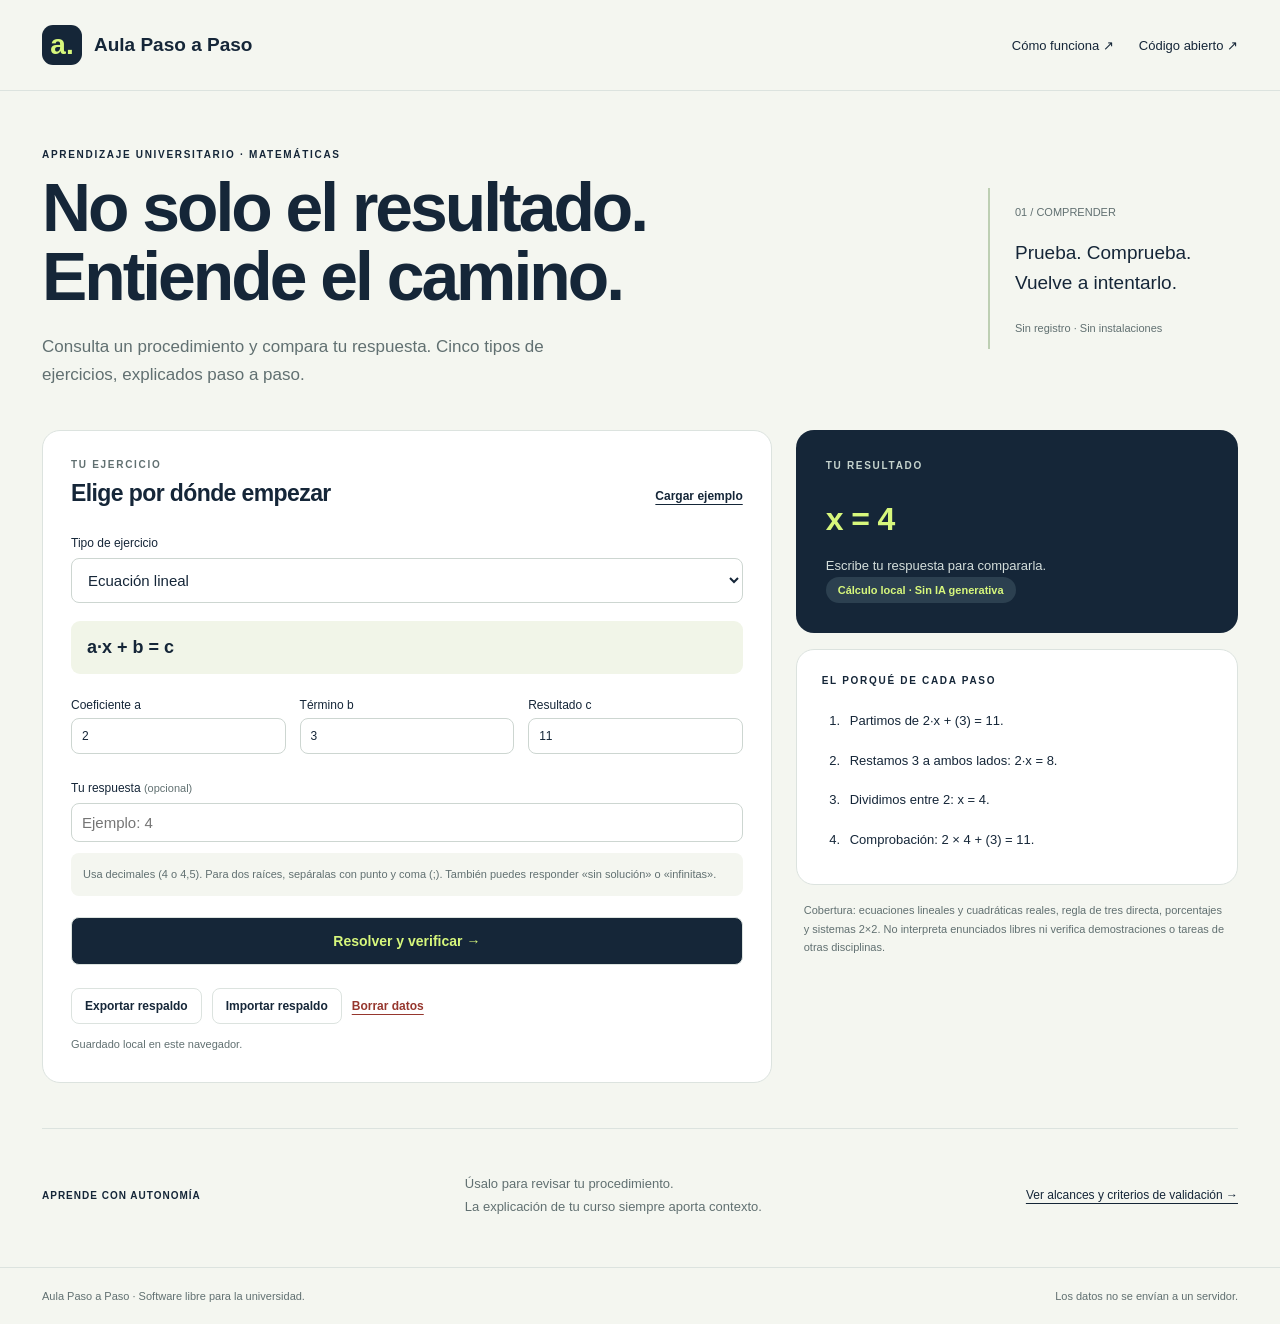
<file: index.html>
<!doctype html><html lang="es"><head><meta charset="utf-8"><meta name="viewport" content="width=device-width,initial-scale=1"><meta name="description" content="Resuelve y verifica ejercicios de matemáticas con un procedimiento paso a paso. Sin registro ni instalaciones."><title>Aula Paso a Paso · Comprende tu resultado</title><link rel="stylesheet" href="style.css"></head><body>
<header class="topbar"><a class="brand" href="./"><span class="brand-icon">a.</span> Aula Paso a Paso</a><nav aria-label="Principal"><a href="ayuda.html">Cómo funciona ↗</a><a href="https://github.com/REKOL08/aula-ejercicios-paso-a-paso">Código abierto ↗</a></nav></header>
<main><section class="intro"><div><p class="eyebrow">APRENDIZAJE UNIVERSITARIO · MATEMÁTICAS</p><h1>No solo el resultado.<br>Entiende el camino.</h1><p class="lede">Consulta un procedimiento y compara tu respuesta. Cinco tipos de ejercicios, explicados paso a paso.</p></div><aside class="intro-note"><span>01 / COMPRENDER</span><p>Prueba. Comprueba.<br>Vuelve a intentarlo.</p><small>Sin registro · Sin instalaciones</small></aside></section>
<div id="message" class="message" role="status" aria-live="polite"></div><div class="workspace"><section class="card editor"><div class="section-head"><div><p class="eyebrow">TU EJERCICIO</p><h2>Elige por dónde empezar</h2></div><button id="example" type="button" class="text-button">Cargar ejemplo</button></div>
<form id="exercise"><label for="type">Tipo de ejercicio</label><select id="type"><option value="linear">Ecuación lineal</option><option value="quadratic">Ecuación cuadrática</option><option value="proportion">Regla de tres directa</option><option value="percent">Porcentaje de una cantidad</option><option value="system">Sistema de dos ecuaciones</option></select><p id="formula" class="formula"></p><div id="fields" class="field-grid"></div><label for="answer">Tu respuesta <span class="muted">(opcional)</span></label><input id="answer" type="text" maxlength="300" autocomplete="off" placeholder="Ejemplo: 4"><p id="answer-help" class="hint">Usa decimales. Para dos resultados, sepáralos con punto y coma.</p><button class="primary" type="submit">Resolver y verificar →</button></form>
<div class="tools"><button id="export" type="button">Exportar respaldo</button><label class="import-button" for="import">Importar respaldo</label><input id="import" type="file" accept="application/json,.json" class="sr-only"><button id="clear" type="button" class="text-button danger">Borrar datos</button></div><p id="save-status" class="muted">Guardado local en este navegador.</p></section>
<aside class="results" aria-label="Solución"><div class="result-main" aria-live="polite"><p class="eyebrow">TU RESULTADO</p><h2 id="result-title" class="solution">x = 4</h2><p id="feedback" class="result-explanation">Consulta el procedimiento y compara tu respuesta.</p><span class="badge">Cálculo local · Sin IA generativa</span></div><section class="card procedure"><p class="eyebrow">EL PORQUÉ DE CADA PASO</p><ol id="steps"></ol></section><p class="result-note">Cobertura: ecuaciones lineales y cuadráticas reales, regla de tres directa, porcentajes y sistemas 2×2. No interpreta enunciados libres ni verifica demostraciones o tareas de otras disciplinas.</p></aside></div>
<section class="bottom-note"><span>APRENDE CON AUTONOMÍA</span><p>Úsalo para revisar tu procedimiento.<br>La explicación de tu curso siempre aporta contexto.</p><a href="ayuda.html">Ver alcances y criterios de validación →</a></section></main><footer>Aula Paso a Paso · Software libre para la universidad.<span>Los datos no se envían a un servidor.</span></footer><script type="module" src="app.mjs"></script></body></html>
</file>
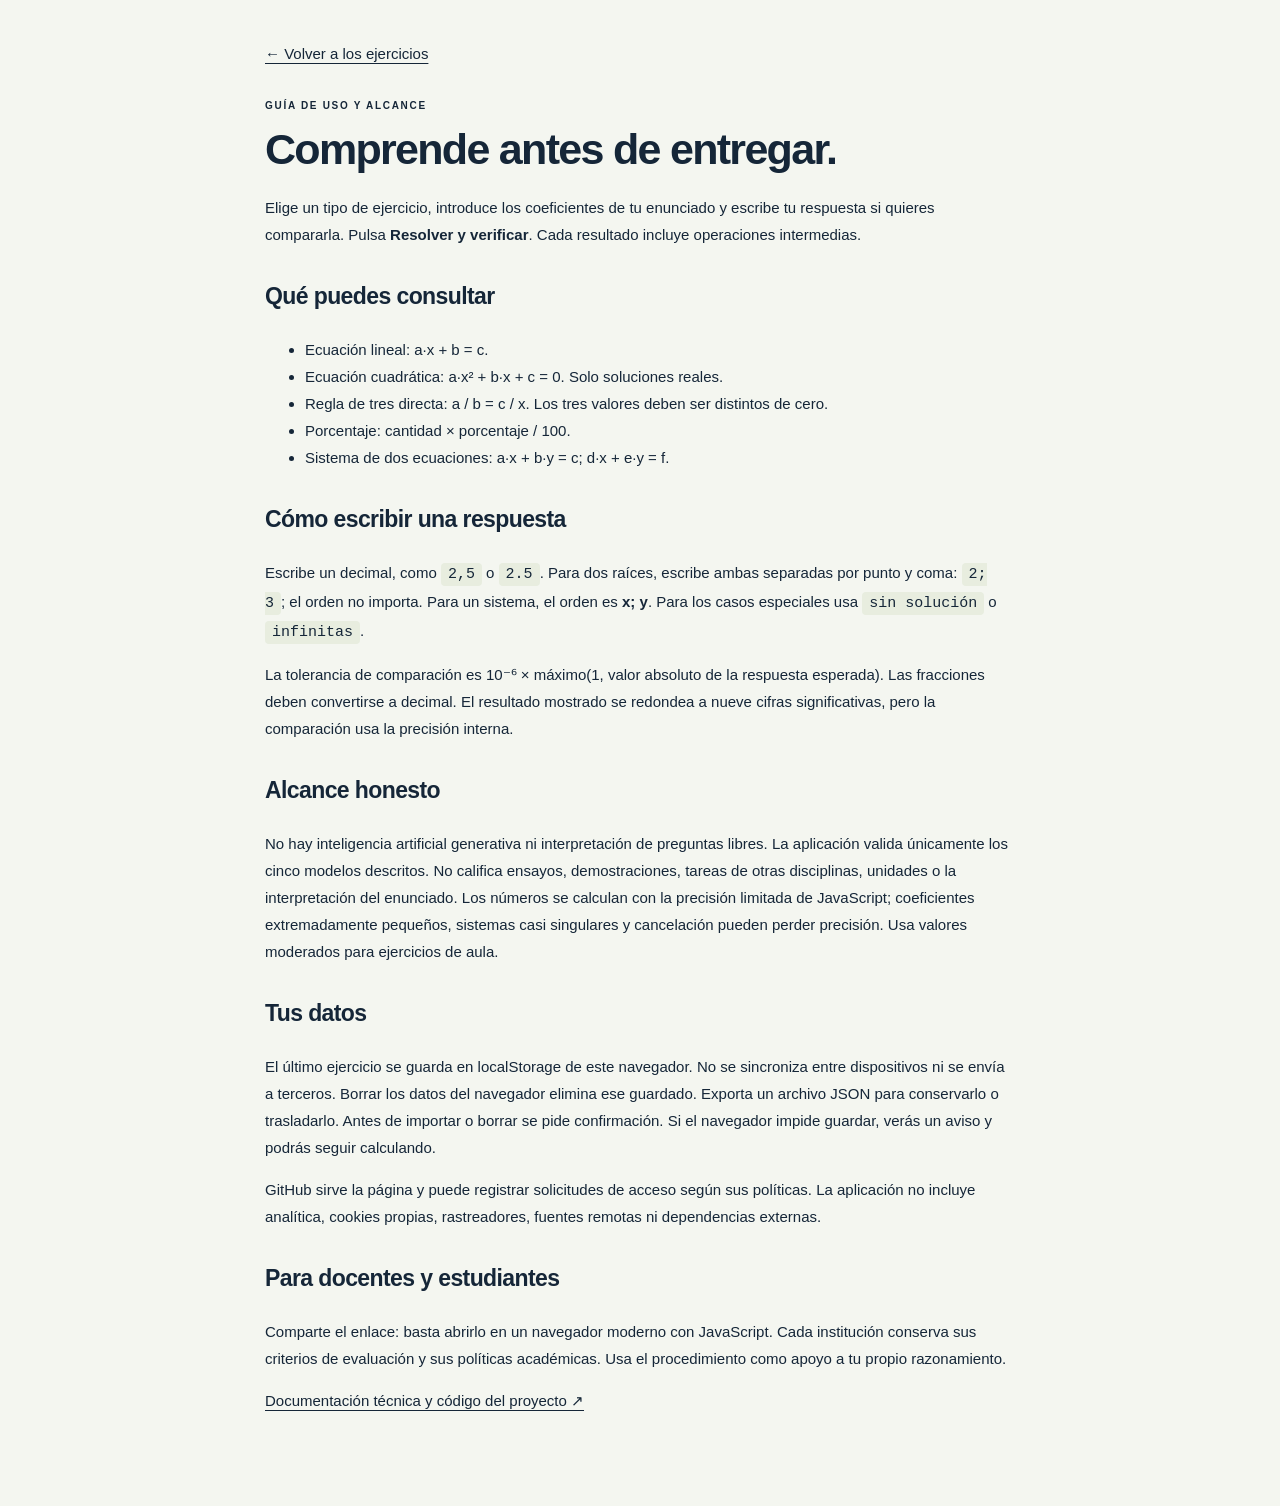
<file: ayuda.html>
<!doctype html><html lang="es"><head><meta charset="utf-8"><meta name="viewport" content="width=device-width,initial-scale=1"><title>Guía · Aula Paso a Paso</title><link rel="stylesheet" href="style.css"></head><body><article class="docs"><a href="./">← Volver a los ejercicios</a><p class="eyebrow" style="margin-top:35px">GUÍA DE USO Y ALCANCE</p><h1>Comprende antes de entregar.</h1><p>Elige un tipo de ejercicio, introduce los coeficientes de tu enunciado y escribe tu respuesta si quieres compararla. Pulsa <strong>Resolver y verificar</strong>. Cada resultado incluye operaciones intermedias.</p><h2>Qué puedes consultar</h2><ul><li>Ecuación lineal: a·x + b = c.</li><li>Ecuación cuadrática: a·x² + b·x + c = 0. Solo soluciones reales.</li><li>Regla de tres directa: a / b = c / x. Los tres valores deben ser distintos de cero.</li><li>Porcentaje: cantidad × porcentaje / 100.</li><li>Sistema de dos ecuaciones: a·x + b·y = c; d·x + e·y = f.</li></ul><h2>Cómo escribir una respuesta</h2><p>Escribe un decimal, como <code>2,5</code> o <code>2.5</code>. Para dos raíces, escribe ambas separadas por punto y coma: <code>2; 3</code>; el orden no importa. Para un sistema, el orden es <strong>x; y</strong>. Para los casos especiales usa <code>sin solución</code> o <code>infinitas</code>.</p><p>La tolerancia de comparación es 10⁻⁶ × máximo(1, valor absoluto de la respuesta esperada). Las fracciones deben convertirse a decimal. El resultado mostrado se redondea a nueve cifras significativas, pero la comparación usa la precisión interna.</p><h2>Alcance honesto</h2><p>No hay inteligencia artificial generativa ni interpretación de preguntas libres. La aplicación valida únicamente los cinco modelos descritos. No califica ensayos, demostraciones, tareas de otras disciplinas, unidades o la interpretación del enunciado. Los números se calculan con la precisión limitada de JavaScript; coeficientes extremadamente pequeños, sistemas casi singulares y cancelación pueden perder precisión. Usa valores moderados para ejercicios de aula.</p><h2>Tus datos</h2><p>El último ejercicio se guarda en localStorage de este navegador. No se sincroniza entre dispositivos ni se envía a terceros. Borrar los datos del navegador elimina ese guardado. Exporta un archivo JSON para conservarlo o trasladarlo. Antes de importar o borrar se pide confirmación. Si el navegador impide guardar, verás un aviso y podrás seguir calculando.</p><p>GitHub sirve la página y puede registrar solicitudes de acceso según sus políticas. La aplicación no incluye analítica, cookies propias, rastreadores, fuentes remotas ni dependencias externas.</p><h2>Para docentes y estudiantes</h2><p>Comparte el enlace: basta abrirlo en un navegador moderno con JavaScript. Cada institución conserva sus criterios de evaluación y sus políticas académicas. Usa el procedimiento como apoyo a tu propio razonamiento.</p><p><a href="https://github.com/REKOL08/aula-ejercicios-paso-a-paso">Documentación técnica y código del proyecto ↗</a></p></article></body></html>
</file>
<file: style.css>
:root{color-scheme:light;--navy:#152638;--lime:#d7f77c;--muted:#617071;--line:#dce3df;--paper:#f4f6f0}*{box-sizing:border-box}body{margin:0;background:var(--paper);color:var(--navy);font-family:Inter,'Segoe UI',Arial,sans-serif;font-size:15px}a{color:inherit;text-underline-offset:4px}.topbar{max-width:1280px;padding:25px 42px;margin:auto;display:flex;align-items:center;justify-content:space-between;border-bottom:1px solid var(--line)}.brand{display:flex;align-items:center;gap:12px;font-size:19px;font-weight:750;text-decoration:none}.brand-icon{display:grid;place-items:center;width:40px;height:40px;border-radius:11px;background:var(--navy);color:var(--lime);font-size:28px}nav{display:flex;gap:25px}nav a{font-size:13px;text-decoration:none}main{max-width:1280px;padding:0 42px;margin:auto}.intro{display:flex;justify-content:space-between;align-items:center;padding:58px 0 42px;gap:35px}.eyebrow{font-size:10px;font-weight:750;letter-spacing:1.7px;margin:0 0 13px}h1{font-size:clamp(40px,5.3vw,68px);line-height:1.02;letter-spacing:-3px;margin:0 0 22px;font-weight:760}.lede{color:var(--muted);font-size:17px;max-width:550px;line-height:1.6;margin:0}.intro-note{border-left:2px solid #bdcfb3;padding:14px 0 14px 25px;min-width:250px}.intro-note span,.intro-note small{font-size:11px;color:var(--muted)}.intro-note p{font-size:19px;line-height:1.6}.workspace{display:grid;grid-template-columns:minmax(0,1.65fr) minmax(280px,1fr);gap:24px;align-items:start}.card{background:white;border:1px solid var(--line);border-radius:18px}.editor{padding:28px}.section-head{display:flex;justify-content:space-between;align-items:center;gap:15px}h2{font-size:23px;letter-spacing:-.6px;margin:0 0 26px}.section-head .eyebrow{color:var(--muted);margin-bottom:10px}.section-head button{font-size:12px;white-space:nowrap}.settings{padding:0;border:0;display:flex;gap:14px;margin:0 0 25px}.settings legend{font-size:12px;color:var(--muted);margin-bottom:10px}.settings label{flex:1;font-size:12px;min-width:0}input{font:inherit;color:inherit;width:100%;border:1px solid #cdd6d1;border-radius:8px;padding:10px;background:#fff;margin-top:6px}input:focus,button:focus-visible,a:focus-visible,.import-button:focus-within{outline:3px solid #5b8736;outline-offset:3px}button,.import-button{font:inherit;cursor:pointer;border:1px solid var(--line);border-radius:8px;padding:10px 13px;background:white;color:var(--navy);font-weight:600;font-size:12px}button:hover,.import-button:hover{background:#edf2e6}.text-button{background:none;border:0;text-decoration:underline;text-underline-offset:4px;padding:9px 0}.danger{color:#96372e}.table-scroll{overflow-x:auto}table{width:100%;border-collapse:collapse}caption{text-align:left;font-size:11px;color:var(--muted);padding:0 0 15px;line-height:1.6}th{text-align:left;font-size:11px;font-weight:600;padding:10px 5px;border-bottom:1px solid var(--line);color:var(--muted)}td{padding:7px 5px}td:first-child{width:50%}td:nth-child(2),td:nth-child(3){width:20%}td input{min-width:65px;font-size:13px}td:first-child input{min-width:100px}.remove{font-size:19px;border:0;padding:6px;color:#687471}.add-button{width:100%;border-style:dashed;padding:13px;margin:14px 0 0;color:#3f5c36}.muted,.hint{font-size:11px;line-height:1.7;color:var(--muted)}.hint{background:#f4f6f0;padding:12px;border-radius:8px}.tools{display:flex;align-items:center;gap:10px;flex-wrap:wrap;margin-top:23px}#save-status{margin-bottom:0}.results{display:flex;flex-direction:column;gap:16px}.result-main{padding:30px;background:var(--navy);color:white;border-radius:18px}.result-main .eyebrow{color:#c5d3cd}.big-number{font-size:75px;line-height:1.12;font-weight:730;letter-spacing:-4px;color:var(--lime);margin-top:24px}#needed-text{color:#c5d3cd;font-size:13px;margin:10px 0 23px}.badge{background:#2c4050;color:var(--lime);padding:7px 12px;border-radius:50px;font-size:11px;font-weight:600;display:inline-block}.result-explanation{font-size:13px;color:#d4dedb;line-height:1.7;margin-bottom:0}.result-detail{padding:10px 24px}.result-detail div{display:flex;justify-content:space-between;gap:20px;padding:15px 0;border-bottom:1px solid #edf0ec;font-size:12px}.result-detail div:last-child{border:0}.result-detail span{color:var(--muted)}.result-detail strong{white-space:nowrap}.result-note{font-size:11px;line-height:1.7;color:var(--muted);margin:0 8px}.bottom-note{margin:45px 0 35px;border-top:1px solid var(--line);padding-top:30px;display:flex;gap:30px;justify-content:space-between;align-items:center}.bottom-note span{font-size:10px;letter-spacing:1px;font-weight:700}.bottom-note p{font-size:13px;color:var(--muted);line-height:1.8}.bottom-note a{font-size:12px}footer{max-width:1280px;margin:auto;padding:22px 42px;border-top:1px solid var(--line);font-size:11px;color:var(--muted);display:flex;justify-content:space-between;gap:20px}.message:empty{display:none}.message{margin-bottom:20px;background:#fff1d8;border:1px solid #e5ba6c;padding:14px;border-radius:10px;line-height:1.6;font-size:13px}.sr-only{position:absolute;width:1px;height:1px;padding:0;margin:-1px;overflow:hidden;clip:rect(0,0,0,0);white-space:nowrap;border:0}.docs{max-width:800px;padding:45px 25px 80px;margin:auto}.docs h1{font-size:43px;letter-spacing:-1.7px}.docs h2{margin-top:35px}.docs p,.docs li{line-height:1.8}.docs code{background:#e8eddf;padding:3px 7px;border-radius:4px}@media(max-width:850px){.topbar,main,footer{padding-left:22px;padding-right:22px}.intro{padding-top:35px}.intro-note{display:none}.workspace{grid-template-columns:1fr}.results{display:grid;grid-template-columns:1fr 1fr;align-items:start}.result-note{grid-column:1/-1}.bottom-note{display:block}.editor{padding:22px}}@media(max-width:540px){nav{gap:12px}nav a{font-size:10px}.brand{font-size:15px}.brand-icon{width:32px;height:32px}.topbar{padding-top:17px;padding-bottom:17px}.intro .eyebrow{font-size:8px;letter-spacing:1px}h1{letter-spacing:-2px}.lede{font-size:15px}.results{display:flex}.settings{gap:8px}.section-head{align-items:start}.section-head button{max-width:75px;white-space:normal}h2{font-size:20px}.editor{padding:17px}td{padding-left:2px;padding-right:2px}td input{min-width:52px;padding:9px 5px}td:first-child input{min-width:90px}footer{display:block;line-height:1.8}footer span{display:block}.big-number{font-size:64px}}

select{font:inherit;width:100%;padding:12px;border:1px solid #cdd6d1;border-radius:8px;margin-top:8px;background:white;color:var(--navy)}.formula{background:#f1f5e8;padding:16px;border-radius:9px;font-size:18px;font-weight:650}.field-grid{display:grid;grid-template-columns:repeat(3,minmax(0,1fr));gap:14px;margin:24px 0}.field-grid label,#exercise>label{font-size:12px}.primary{width:100%;background:var(--navy);color:var(--lime);padding:15px;font-size:14px;margin-top:10px}.primary:hover{background:#2c4050}.solution{color:var(--lime);font-size:32px;line-height:1.3;margin:28px 0 15px;overflow-wrap:anywhere}.procedure{padding:25px}.procedure ol{padding-left:22px;margin-bottom:0}.procedure li{padding:8px 0 8px 6px;line-height:1.8;font-size:13px}.results{display:flex}@media(max-width:540px){.field-grid{grid-template-columns:repeat(2,minmax(0,1fr))}.solution{font-size:28px}}
</file>
